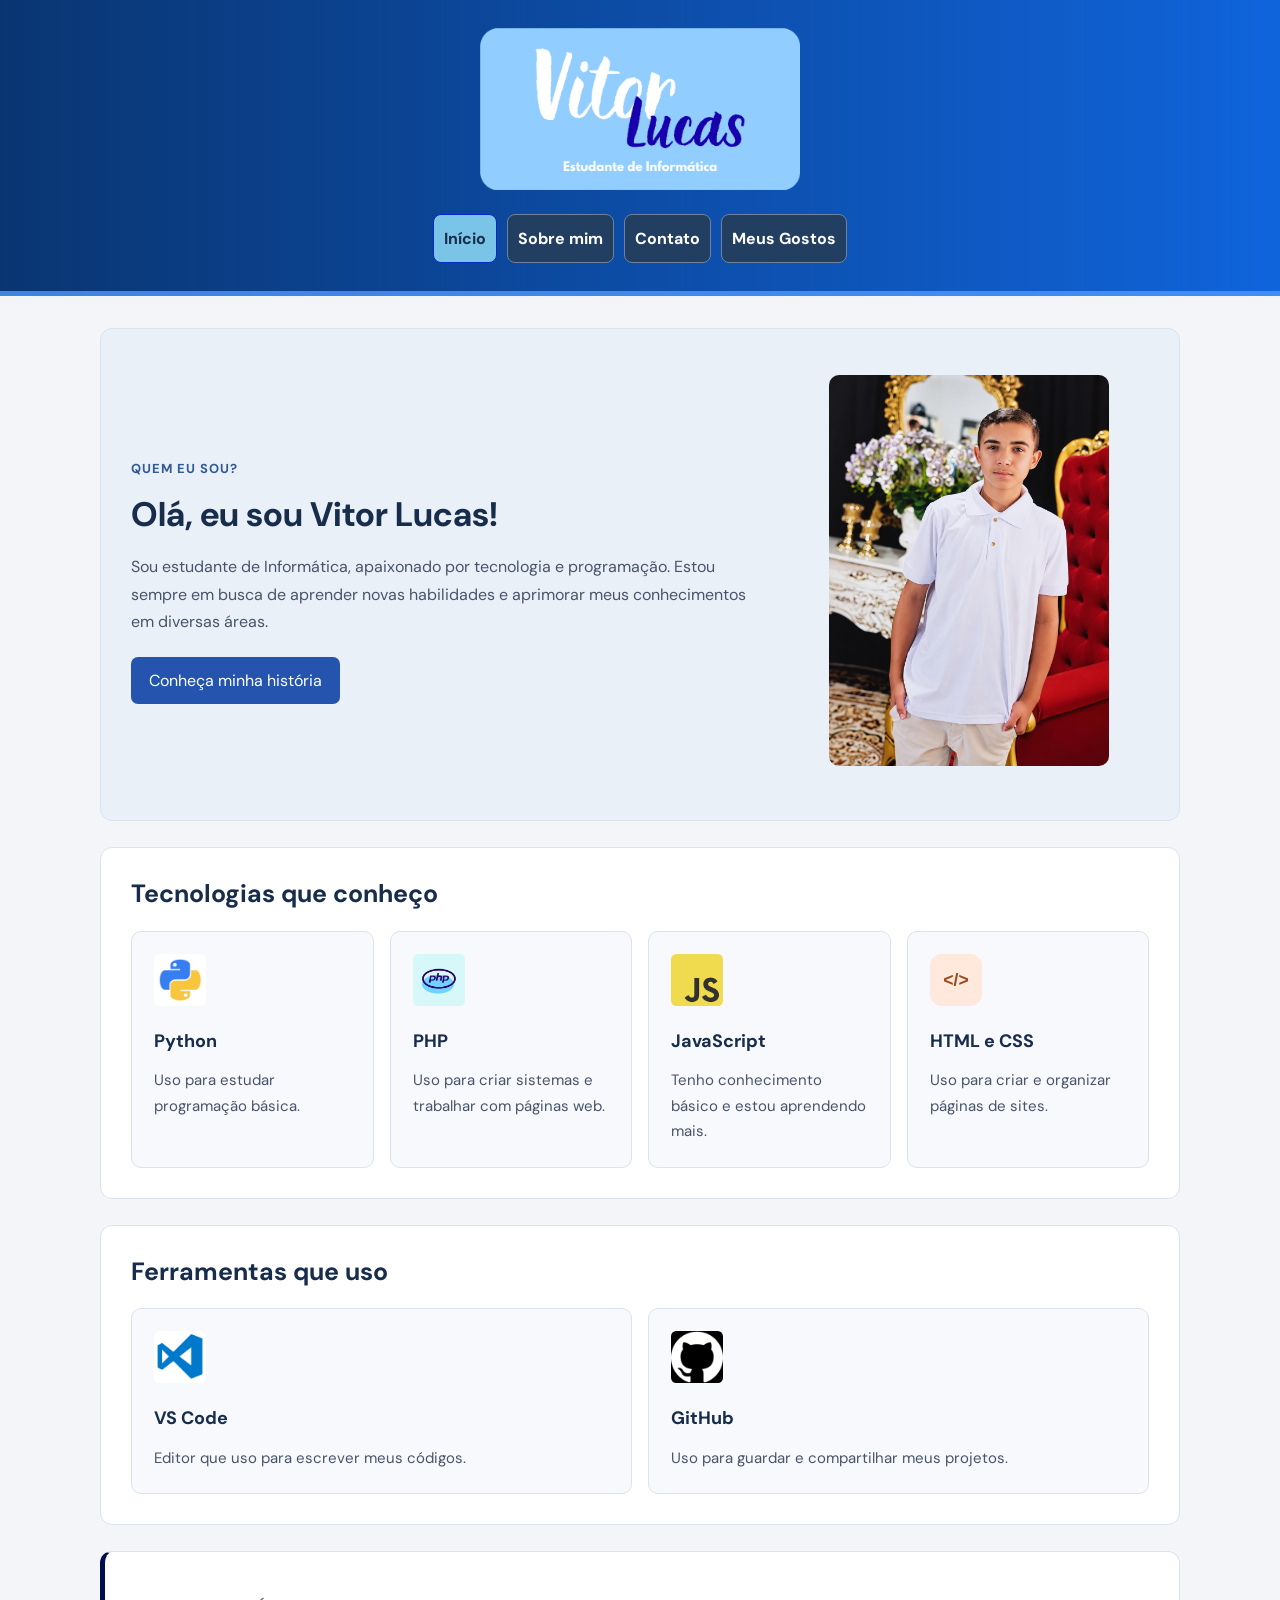
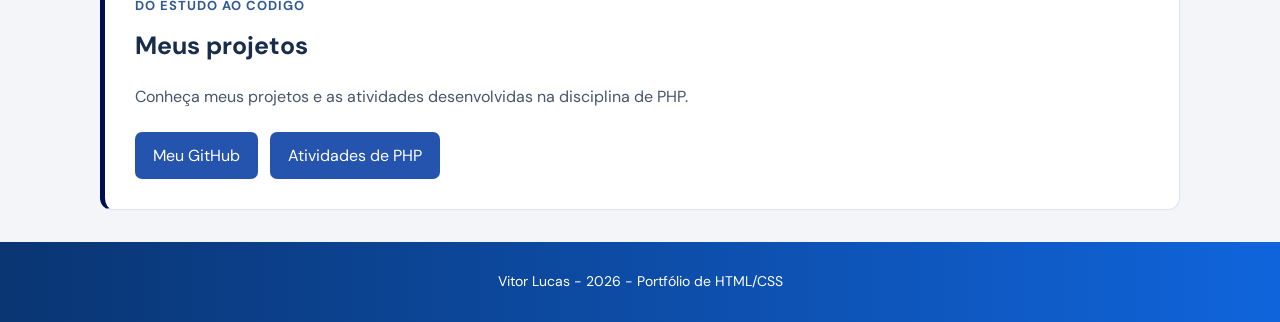
<file: index.html>
<!DOCTYPE html>
<html lang="pt-BR">

<head>
    <meta charset="UTF-8">
    <title>Início - Vitor Lucas</title>
    <link href="https://fonts.googleapis.com/css2?family=DM+Sans:wght@400;700&amp;display=swap" rel="stylesheet">
    <link rel="stylesheet" href="css/style.css">
</head>

<body>
    <header>
        <a class="logo-header" href="index.html" aria-label="Vitor Lucas — página inicial">
            <img src="img/logo.png" alt="Vitor Lucas — Estudante de Informática" width="2000" height="2000">
        </a>
        <nav>
            <a href="index.html" class="ativo" aria-current="page">Início</a>
            <a href="sobre.html">Sobre mim</a>
            <a href="contato.html">Contato</a>
            <a href="secretpage.html">Meus Gostos</a>
        </nav>
    </header>
    <main>
        <section class="apresentacao">
            <div>
                <p class="detalhe">Quem eu sou?</p>
                <h2>Olá, eu sou Vitor Lucas!</h2>
                <p>Sou estudante de Informática, apaixonado por tecnologia e programação. Estou sempre em busca de
                    aprender novas habilidades e aprimorar meus conhecimentos em diversas áreas.</p>
                <a class="botao" href="sobre.html">Conheça minha história</a>
            </div>
            <figure class="foto-perfil">
                <img src="img/eu.jpeg" alt="Foto de Vitor Lucas" width="600" height="720">
            </figure>
        </section>
        <section>
            <h2>Tecnologias que conheço</h2>
            <div class="lista">
                <div class="card">
                    <img src="img/python.png" alt="" width="52" height="52">
                    <h3>Python</h3>
                    <p>Uso para estudar programação básica.</p>
                </div>
                <div class="card">
                    <img src="img/php.png" alt="" width="52" height="52">
                    <h3>PHP</h3>
                    <p>Uso para criar sistemas e trabalhar com páginas web.</p>
                </div>
                <div class="card">
                    <img src="img/javascript.png" alt="" width="52" height="52">
                    <h3>JavaScript</h3>
                    <p>Tenho conhecimento básico e estou aprendendo mais.</p>
                </div>
                <div class="card">
                    <img src="img/html-css.svg" alt="" width="52" height="52">
                    <h3>HTML e CSS</h3>
                    <p>Uso para criar e organizar páginas de sites.</p>
                </div>
            </div>
        </section>
        <section>
            <h2>Ferramentas que uso</h2>
            <div class="lista">
                <div class="card">
                    <img src="img/vscode.png" alt="" width="52" height="52">
                    <h3>VS Code</h3>
                    <p>Editor que uso para escrever meus códigos.</p>
                </div>
                <div class="card">
                    <img src="img/github.png" alt="" width="52" height="52">
                    <h3>GitHub</h3>
                    <p>Uso para guardar e compartilhar meus projetos.</p>
                </div>
            </div>
        </section>
        <section class="projetos">
            <p class="detalhe">Do estudo ao código</p>
            <h2>Meus projetos</h2>
            <p>Conheça meus projetos e as atividades desenvolvidas na disciplina de PHP.</p>
            <a class="botao" href="https://github.com/vitor-lucas" target="_blank">Meu GitHub</a>
            <a class="botao" href="https://github.com/vitor-lucas/php" target="_blank">Atividades de PHP</a>
        </section>
    </main>
    <footer>
        <p>Vitor Lucas - 2026 - Portfólio de HTML/CSS</p>
    </footer>
</body>

</html>
</file>
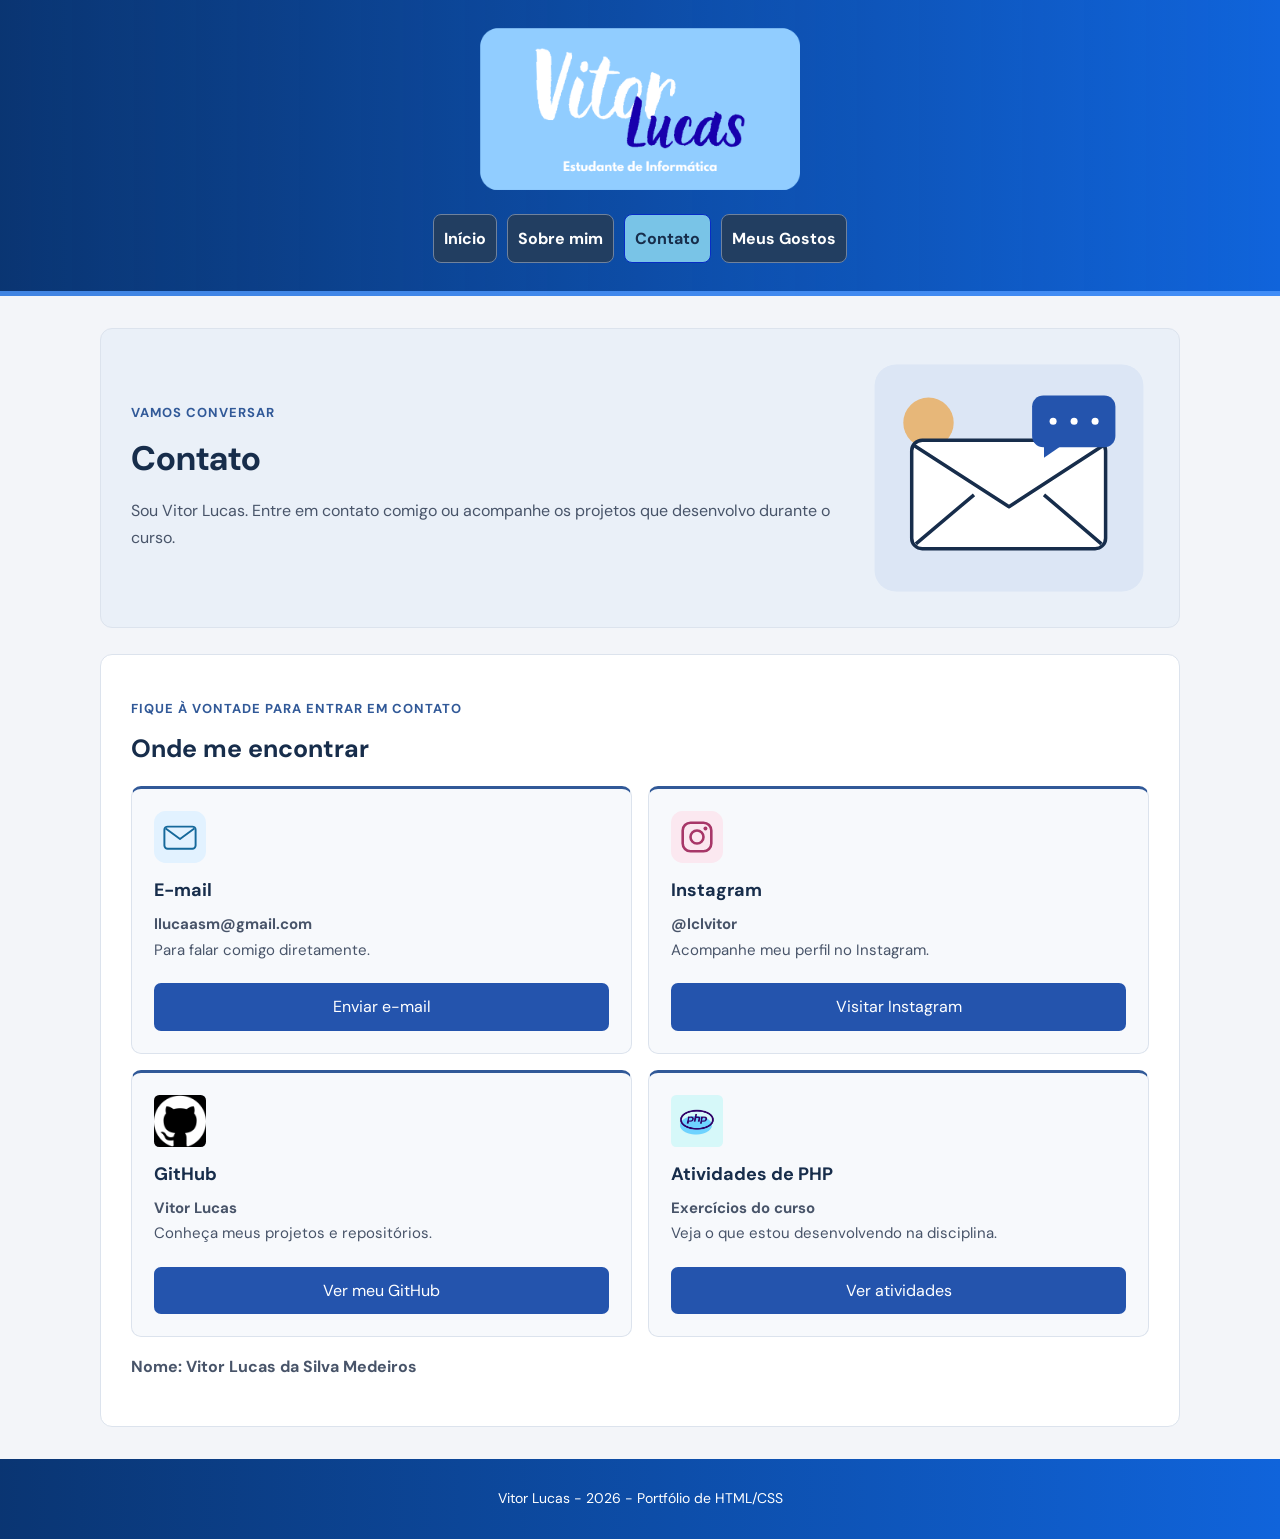
<file: contato.html>
<!DOCTYPE html>
<html lang="pt-BR">

<head>
    <meta charset="UTF-8">
    <title>Contato - Vitor Lucas</title>
    <link href="https://fonts.googleapis.com/css2?family=DM+Sans:wght@400;700&amp;display=swap" rel="stylesheet">
    <link rel="stylesheet" href="css/style.css">
</head>

<body>
    <header>
        <a class="logo-header" href="index.html" aria-label="Vitor Lucas — página inicial">
            <img src="img/logo.png" alt="Vitor Lucas — Estudante de Informática" width="2000" height="2000">
        </a>
        <nav>
            <a href="index.html">Início</a>
            <a href="sobre.html">Sobre mim</a>
            <a href="contato.html" class="ativo" aria-current="page">Contato</a>
            <a href="secretpage.html">Meus Gostos</a>
        </nav>
    </header>
    <main>
        <section class="apresentacao">
            <div>
                <p class="detalhe">Vamos conversar</p>
                <h2>Contato</h2>
                <p>Sou Vitor Lucas. Entre em contato comigo ou acompanhe os projetos que desenvolvo durante o curso.</p>
            </div>
            <img src="img/contato.svg" alt="Ilustração de um envelope e um balão de conversa">
        </section>
        <section class="contatos">
            <p class="detalhe">Fique à vontade para entrar em contato</p>
            <h2>Onde me encontrar</h2>
            <div class="lista">
                <div class="card">
                    <img src="img/email-icone.svg" alt="ICONE E-MAIL" width="52" height="52">
                    <h3>E-mail</h3>
                    <p><strong>llucaasm@gmail.com</strong><br>Para falar comigo diretamente.</p>
                    <a class="botao" href="mailto:llucaasm@gmail.com" target="_blank">Enviar e-mail</a>

                </div>
                <div class="card">
                    <img src="img/instagram-icone.svg" alt="ÍCONE INSTAGRAM" width="52" height="52">
                    <h3>Instagram</h3>
                    <p><strong>@lclvitor</strong><br>Acompanhe meu perfil no Instagram.</p>
                    <a class="botao" href="https://www.instagram.com/lclvitor/" target="_blank">Visitar Instagram</a>
                </div>
                <div class="card">
                    <img src="img/github.png" alt="ÍCONE GITHUB" width="52" height="52">
                    <h3>GitHub</h3>
                    <p><strong>Vitor Lucas</strong><br>Conheça meus projetos e repositórios.</p>
                    <a class="botao" href="https://github.com/vitor-lucas" target="_blank">Ver meu GitHub</a>
                </div>
                <div class="card">
                    <img src="img/php.png" alt="ÍCONE PHP" width="52" height="52">
                    <h3>Atividades de PHP</h3>
                    <p><strong>Exercícios do curso</strong><br>Veja o que estou desenvolvendo na disciplina.</p>
                    <a class="botao" href="https://github.com/vitor-lucas/php" target="_blank">Ver atividades</a>
                </div>
            </div>
            <p><strong>Nome: Vitor Lucas da Silva Medeiros</strong><br></p>
        </section>
    </main>
    <footer>
        <p>Vitor Lucas - 2026 - Portfólio de HTML/CSS</p>
    </footer>
</body>

</html>
</file>
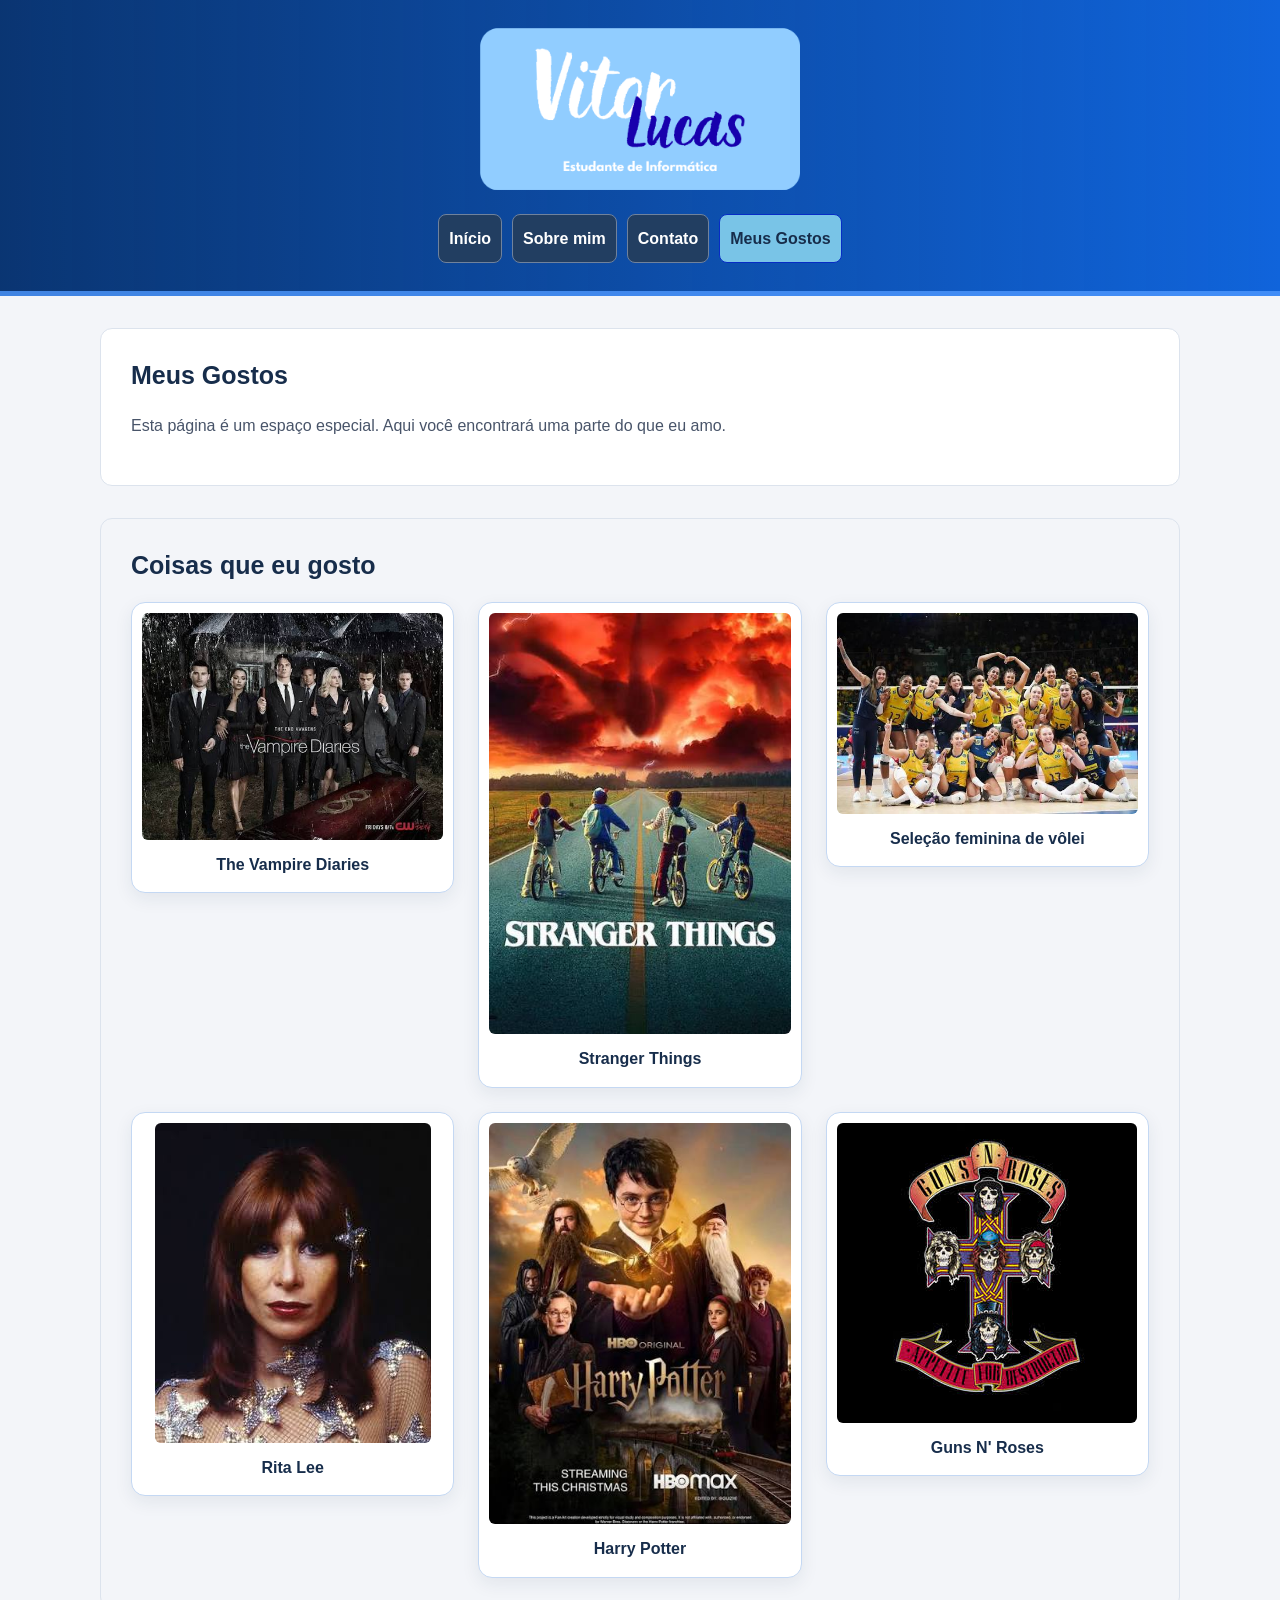
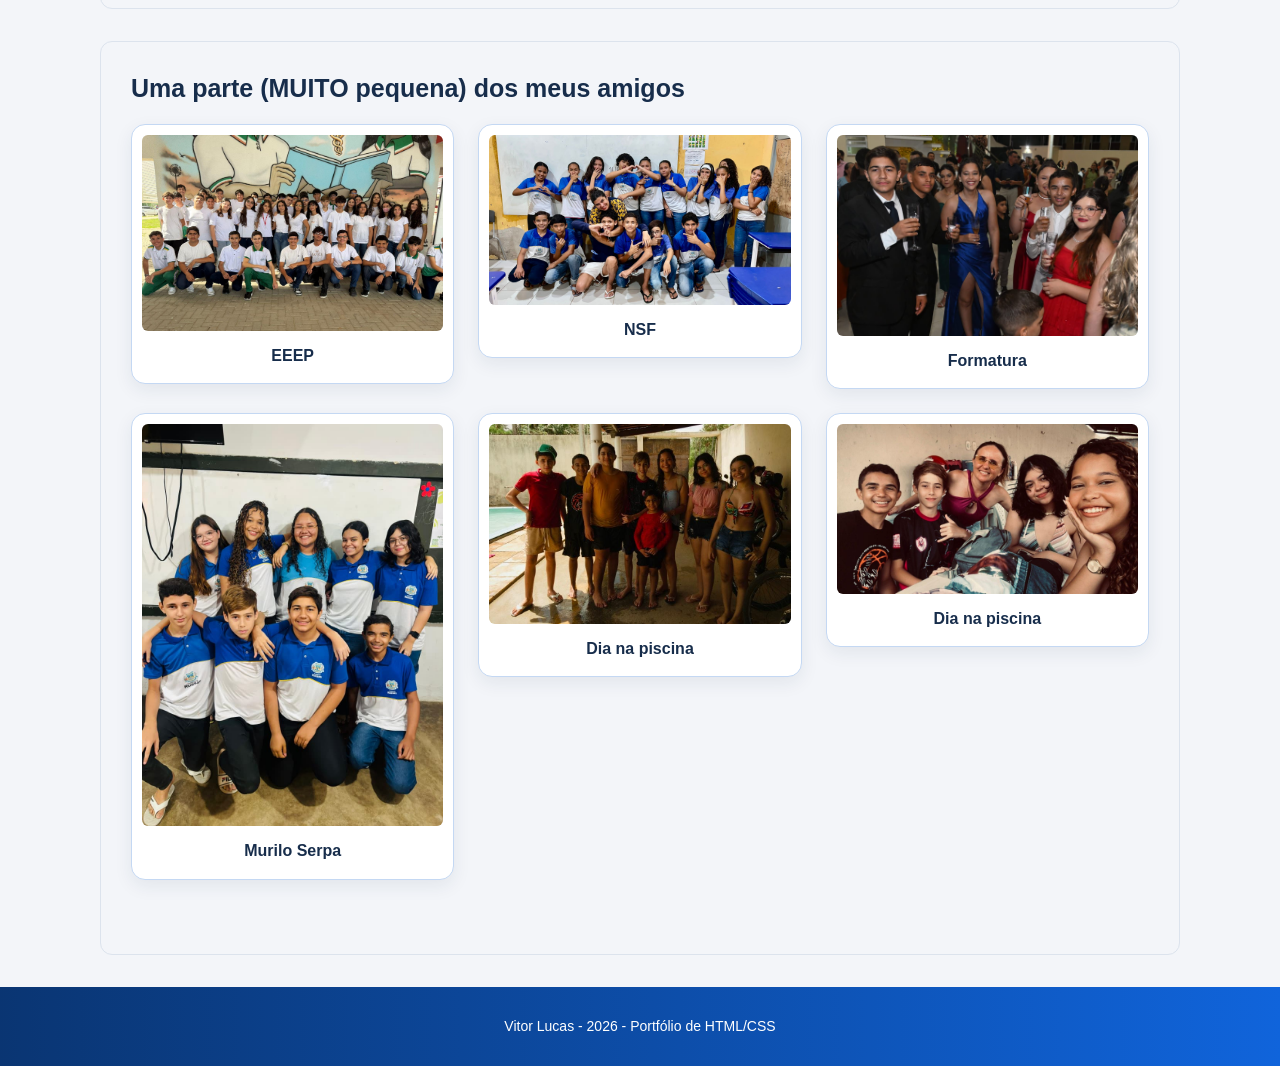
<file: secretpage.html>
<!DOCTYPE html>
<html lang="pt-br">

<head>
    <meta charset="UTF-8">
    <title>Página Secreta</title>
    <link rel="stylesheet" href="css/style.css">
</head>

<body>
    <header>
        <a class="logo-header" href="index.html" aria-label="Vitor Lucas — página inicial">
            <img src="img/logo.png" alt="Vitor Lucas — Estudante de Informática" width="2000" height="2000">
        </a>
        <nav>
            <a href="index.html">Início</a>
            <a href="sobre.html">Sobre mim</a>
            <a href="contato.html">Contato</a>
            <a href="secretpage.html" class="ativo" aria-current="page">Meus Gostos</a>
        </nav>
    </header>
    <main>
        <section>
            <h2>Meus Gostos</h2>
            <p>Esta página é um espaço especial. Aqui você encontrará
                uma parte do que eu amo.</p>
        </section>
    </main>
    <section class="pagsecret">
        <h2>Coisas que eu gosto</h2>
        <div class="galeria">
            <figure class="moldura"><img loading="lazy" decoding="async" src="img2/tvd.jpg" alt="The Vampire Diaries"
                    width="515" height="388">
                <figcaption>The Vampire Diaries</figcaption>
            </figure>
            <figure class="moldura"><img loading="lazy" decoding="async" src="img2/stranger.jpg" alt="Stranger Things"
                    width="378" height="529">
                <figcaption>Stranger Things</figcaption>
            </figure>
            <figure class="moldura"><img loading="lazy" decoding="async" src="img2/cbv.jpg"
                    alt="Seleção feminina de vôlei." width="547" height="365">
                <figcaption>Seleção feminina de vôlei</figcaption>
            </figure>
            <figure class="moldura"><img loading="lazy" decoding="async" src="img2/ritalee.jpg" alt="Foto da Rita lee"
                    width="276" height="320">
                <figcaption>Rita Lee</figcaption>
            </figure>
            <figure class="moldura"><img loading="lazy" decoding="async" src="img2/harrypotter.jpg"
                    alt="Poster do Harry Potter" width="387" height="516">
                <figcaption>Harry Potter</figcaption>
            </figure>
            <figure class="moldura"><img loading="lazy" decoding="async" src="img2/gunsnroses.jpg"
                    alt="Poster do Guns N' Roses" width="300" height="300">
                <figcaption>Guns N' Roses</figcaption>
            </figure>
        </div>
    </section>
    <section class="pagsecret">
        <h2>Uma parte (MUITO pequena) dos meus amigos</h2>
        <div class="galeria">
            <figure class="moldura"><img loading="lazy" decoding="async" src="img2/eeep.jpeg" alt="Foto da EEEP"
                    width="1600" height="1038">
                <figcaption>EEEP</figcaption>
            </figure>
            <figure class="moldura"><img loading="lazy" decoding="async" src="img2/nsf.jpeg" alt="Foto da NSF"
                    width="1600" height="900">
                <figcaption>NSF</figcaption>
            </figure>
            <figure class="moldura"><img loading="lazy" decoding="async" src="img2/formacunt.jpeg"
                    alt="Foto da formatura" width="1280" height="853">
                <figcaption>Formatura</figcaption>
            </figure>
            <figure class="moldura"><img loading="lazy" decoding="async" src="img2/muriloserpa.jpeg"
                    alt="Foto do Murilo Serpa" width="780" height="1040">
                <figcaption>Murilo Serpa</figcaption>
            </figure>
            <figure class="moldura"><img loading="lazy" decoding="async" src="img2/piscina.jpeg"
                    alt="Foto do dia na piscina" width="828" height="547">
                <figcaption>Dia na piscina</figcaption>
            </figure>
            <figure class="moldura"><img loading="lazy" decoding="async" src="img2/piscina2.jpeg"
                    alt="Foto do dia na piscina" width="1472" height="828">
                <figcaption>Dia na piscina</figcaption>
            </figure>

            <h2></h2>
        </div>
    </section>
    <footer>
        <p>Vitor Lucas - 2026 - Portfólio de HTML/CSS</p>
    </footer>
</body>

</html>
</file>
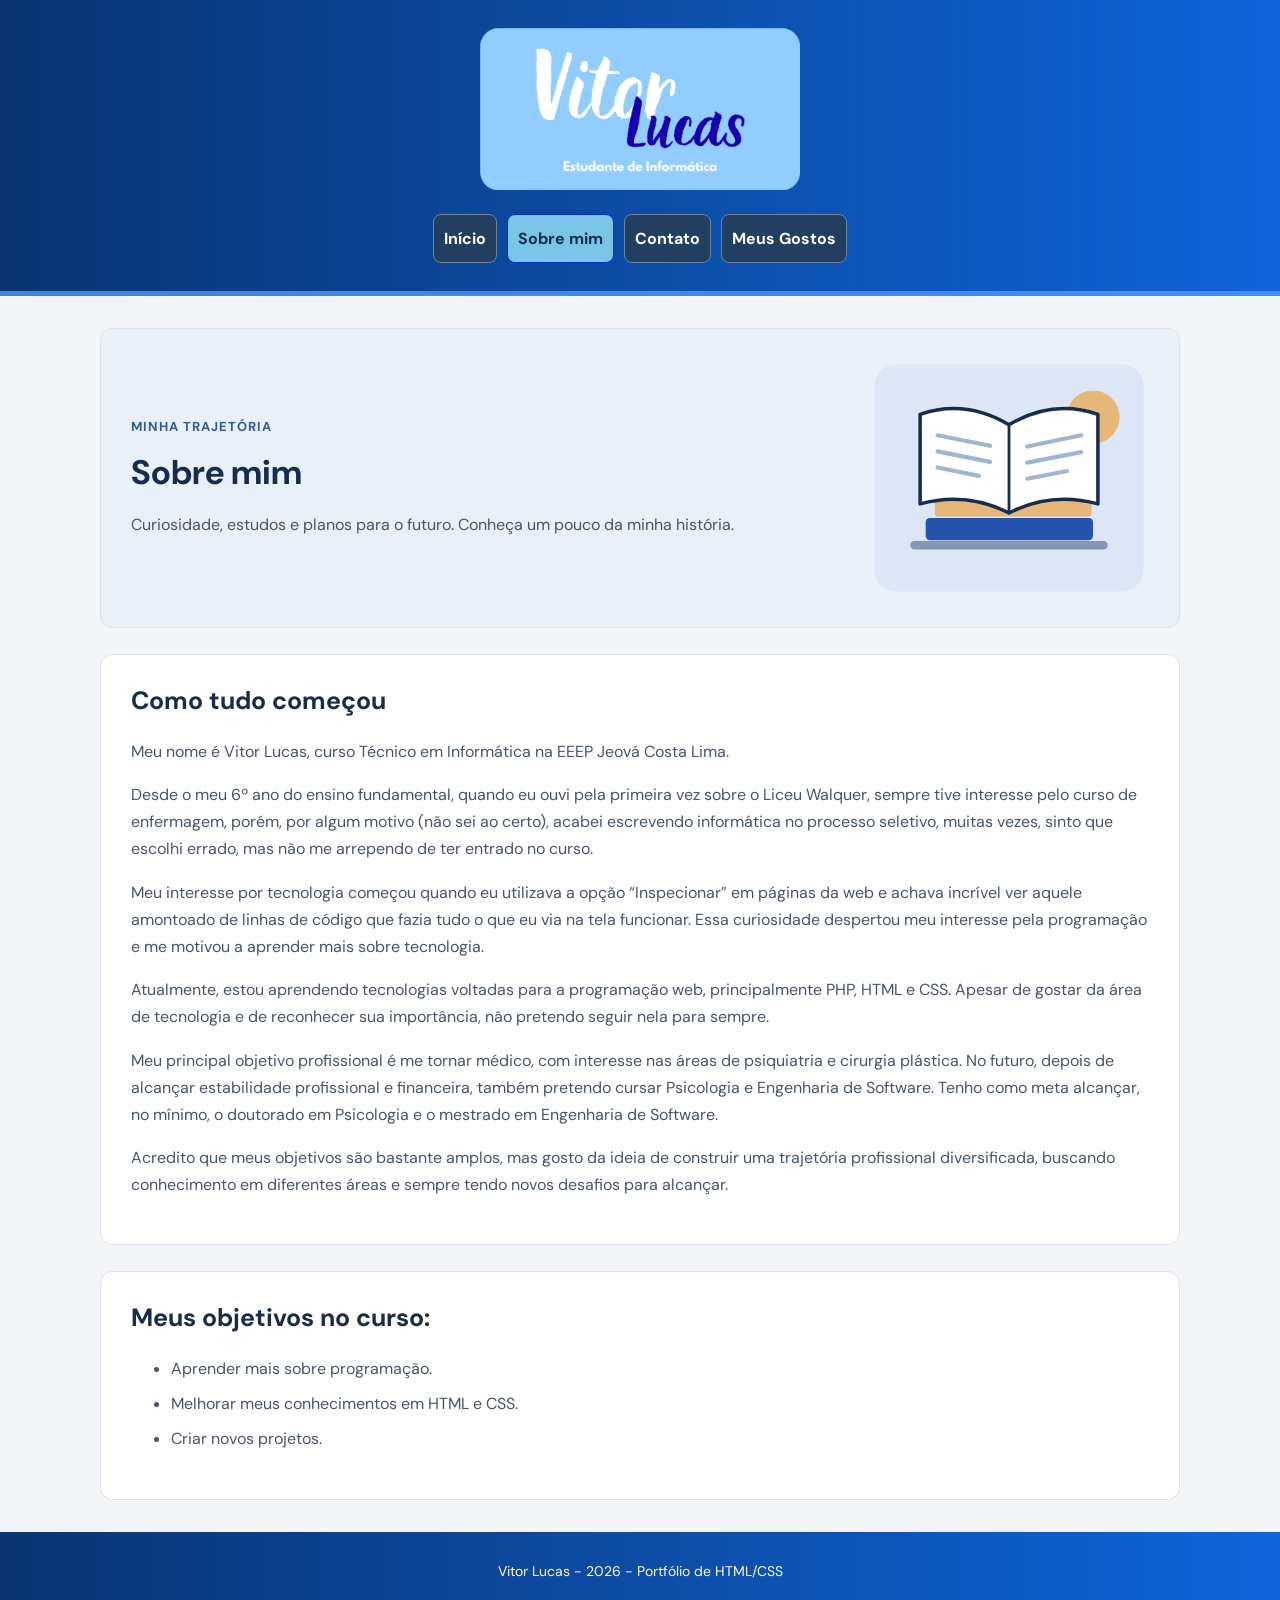
<file: sobre.html>
<!DOCTYPE html>
<html lang="pt-BR">

<head>
    <meta charset="UTF-8">
    <title>Sobre mim - Vitor Lucas</title>
    <link href="https://fonts.googleapis.com/css2?family=DM+Sans:wght@400;700&amp;display=swap" rel="stylesheet">
    <link rel="stylesheet" href="css/style.css">
</head>

<body>
    <header>
        <a class="logo-header" href="index.html" aria-label="Vitor Lucas — página inicial">
            <img src="img/logo.png" alt="Vitor Lucas — Estudante de Informática" width="2000" height="2000">
        </a>
        <nav>
            <a href="index.html">Início</a>
            <a href="sobre.html" class="ativo" aria-current="page">Sobre mim</a>
            <a href="contato.html">Contato</a>
            <a href="secretpage.html">Meus Gostos</a>
        </nav>
    </header>
    <main>
        <section class="apresentacao">
            <div>
                <p class="detalhe">Minha trajetória</p>
                <h2>Sobre mim</h2>
                <p>Curiosidade, estudos e planos para o futuro. Conheça um pouco da minha história.</p>
            </div>
            <img src="img/estudos.svg" alt="Ilustração de um livro aberto sobre uma pilha de livros">
        </section>
        <section>
            <h2>Como tudo começou</h2>
            <p>Meu nome é Vitor Lucas, curso Técnico em Informática na EEEP Jeová Costa Lima.</p>
            <p>Desde o meu 6º ano do ensino fundamental, quando eu ouvi pela primeira vez sobre o Liceu Walquer, sempre
                tive interesse pelo curso de enfermagem, porém, por algum motivo (não sei ao certo), acabei escrevendo
                informática no processo seletivo, muitas vezes, sinto que escolhi errado, mas não me arrependo de ter
                entrado no curso.</p>
            <p>Meu interesse por tecnologia começou quando eu utilizava a opção “Inspecionar” em páginas da web e achava
                incrível ver aquele amontoado de linhas de código que fazia tudo o que eu via na tela funcionar. Essa
                curiosidade despertou meu interesse pela programação e me motivou a aprender mais sobre tecnologia.</p>
            <p>Atualmente, estou aprendendo tecnologias voltadas para a programação web, principalmente PHP, HTML e CSS.
                Apesar de gostar da área de tecnologia e de reconhecer sua importância, não pretendo seguir nela para
                sempre.</p>
            <p>Meu principal objetivo profissional é me tornar médico, com interesse nas áreas de psiquiatria e cirurgia
                plástica. No futuro, depois de alcançar estabilidade profissional e financeira, também pretendo cursar
                Psicologia e Engenharia de Software. Tenho como meta alcançar, no mínimo, o doutorado em Psicologia e o
                mestrado em Engenharia de Software.</p>
            <p>Acredito que meus objetivos são bastante amplos, mas gosto da ideia de construir uma trajetória
                profissional diversificada, buscando conhecimento em diferentes áreas e sempre tendo novos desafios para
                alcançar.</p>
        </section>
        <section>
            <h2>Meus objetivos no curso:</h2>
            <ul>
                <li>Aprender mais sobre programação.</li>
                <li>Melhorar meus conhecimentos em HTML e CSS.</li>
                <li>Criar novos projetos.</li>
            </ul>
        </section>
    </main>
    <footer>
        <p>Vitor Lucas - 2026 - Portfólio de HTML/CSS</p>
    </footer>
</body>

</html>
</file>
<file: css/style.css>
* {
    box-sizing: border-box;
}

body {
    margin: 0;
    font-family: "DM Sans", Arial, sans-serif;
    background-color: #f3f5f9;
    color: #485469;
    line-height: 1.7;
}

header,
footer {
    background-color: #285ea9;
    background-image: linear-gradient(90deg, #002861c1 00%, #1064db 100%);
    color: white;
    text-align: center;
    padding: 28px 20px;
}

header {
    border-bottom: 5px solid #4e98ffcb;
}

header h1 {
    margin: 0;
    font-size: 50px;
    font-family: arial black, sans-serif;
}

.logo-header {
    display: block;
    position: relative;
    overflow: hidden;
    width: 320px;
    max-width: 100%;
    aspect-ratio: 1634 / 828;
    margin: 0 auto 24px;
}

.logo-header img {
    position: absolute;
    top: 0;
    left: 0;
    display: block;
    width: 122.39902%;
    max-width: none;
    height: auto;
    margin: 0px;
    transform: translate(-9.15%, -25.75%);
}


nav {
    display: flex;
    justify-content: center;
    flex-wrap: wrap;
    gap: 10px;
}

nav a {
    padding: 10px 10px;
    background-color: #223e61;
    color: white;
    border: 1px solid #70829c;
    border-radius: 8px;
    font-weight: bold;
    text-decoration: none;
}

nav a:hover,
nav a.ativo {
    background-color: #79c4e7;
    color: #172d4b;
    border-color: #062cc6;
}

nav a:focus {
    outline: 2px solid white;
    outline-offset: 3px;
}

main {
    width: 90%;
    max-width: 1080px;
    margin: 32px auto;
}


section {
    background-color: white;
    border: 1px solid #dce3ed;
    border-radius: 12px;
    padding: 30px;
    margin-bottom: 26px;
}

h2,
h3 {
    color: #172d4b;
    margin-top: 0;
    line-height: 1.3;
}

h2 {
    font-size: 25px;
    margin-bottom: 20px;
}

h3 {
    font-size: 18px;
    margin-bottom: 10px;
}

img {
    width: 280px;
    max-width: 100%;
    height: auto;
    border-radius: 10px;
}

.apresentacao {
    display: flex;
    align-items: center;
    justify-content: space-between;
    gap: 30px;
    background-color: #eaf0f8;
}

.apresentacao div {
    flex: 1;
}

.apresentacao h2 {
    font-size: 34px;
    margin-bottom: 15px;
}

.detalhe {
    color: #315998;
    font-size: 13px;
    font-weight: bold;
    letter-spacing: 1px;
    text-transform: uppercase;
}

.lista {
    display: flex;
    flex-wrap: wrap;
    gap: 16px;
}

.card {
    flex: 1 1 210px;
    min-width: 0;
    padding: 22px;
    background-color: #f7f9fc;
    border: 1px solid #dce3ed;
    border-radius: 10px;
}

.card img {
    width: 52px;
    height: 52px;
    margin-bottom: 16px;
    border-radius: 10%;
}
.card p {
    margin-bottom: 0;
    font-size: 15px;
}

.card:hover {
    border-color: #6c8dbe;
    background-color: #edf3fc;
}

a {
    color: #2454ad;
    overflow-wrap: anywhere;
}

.botao {
    display: inline-block;
    background-color: #2454ad;
    color: white;
    padding: 10px 18px;
    margin: 6px 8px 0 0;
    border-radius: 7px;
    text-decoration: none;
}

.botao:hover {
    background-color: #172d4b;
}

.projetos {
    border-left: 5px solid #000f4d;
}

li {
    margin-bottom: 8px;
}

footer p {
    margin: 0;
    font-size: 14px;
}

.contatos .card {
    display: flex;
    flex-direction: column;
    flex-basis: 360px;
    border-top: 3px solid #315998;
}

.contatos p {
    overflow-wrap: anywhere;
}

.contatos .card p {
    margin-top: 0;
    margin-bottom: 20px;
}

.contatos .botao {
    margin: auto 0 0;
    text-align: center;
}

.pagsecret {
    width: 90%;
    max-width: 1080px;
    margin: 32px auto;
    background-color: #f3f5f9;
    color: #485469;
    line-height: 1.7;
}

.galeria {
    display: grid;
    grid-template-columns: repeat(3, minmax(0, 1fr));
    align-items: start;
    gap: 24px;
}

.moldura {
    min-width: 0;
    margin: 0;
    padding: 10px 10px 0;
    background: #fff;
    border: 1px solid #c4d8f3;
    border-radius: 14px;
    box-shadow: 0 6px 18px rgba(23, 45, 75, .08);
}

.moldura img {
    display: block;
    width: auto;
    max-width: 100%;
    height: auto;
    max-height: 430px;
    margin: 0 auto;
    object-fit: contain;
    border-radius: 6px;
}

.moldura figcaption {
    padding: 14px 6px 16px;
    color: #172d4b;
    font-size: 16px;
    font-weight: 700;
    line-height: 1.4;
    text-align: center;
    overflow-wrap: anywhere;
}
</file>
